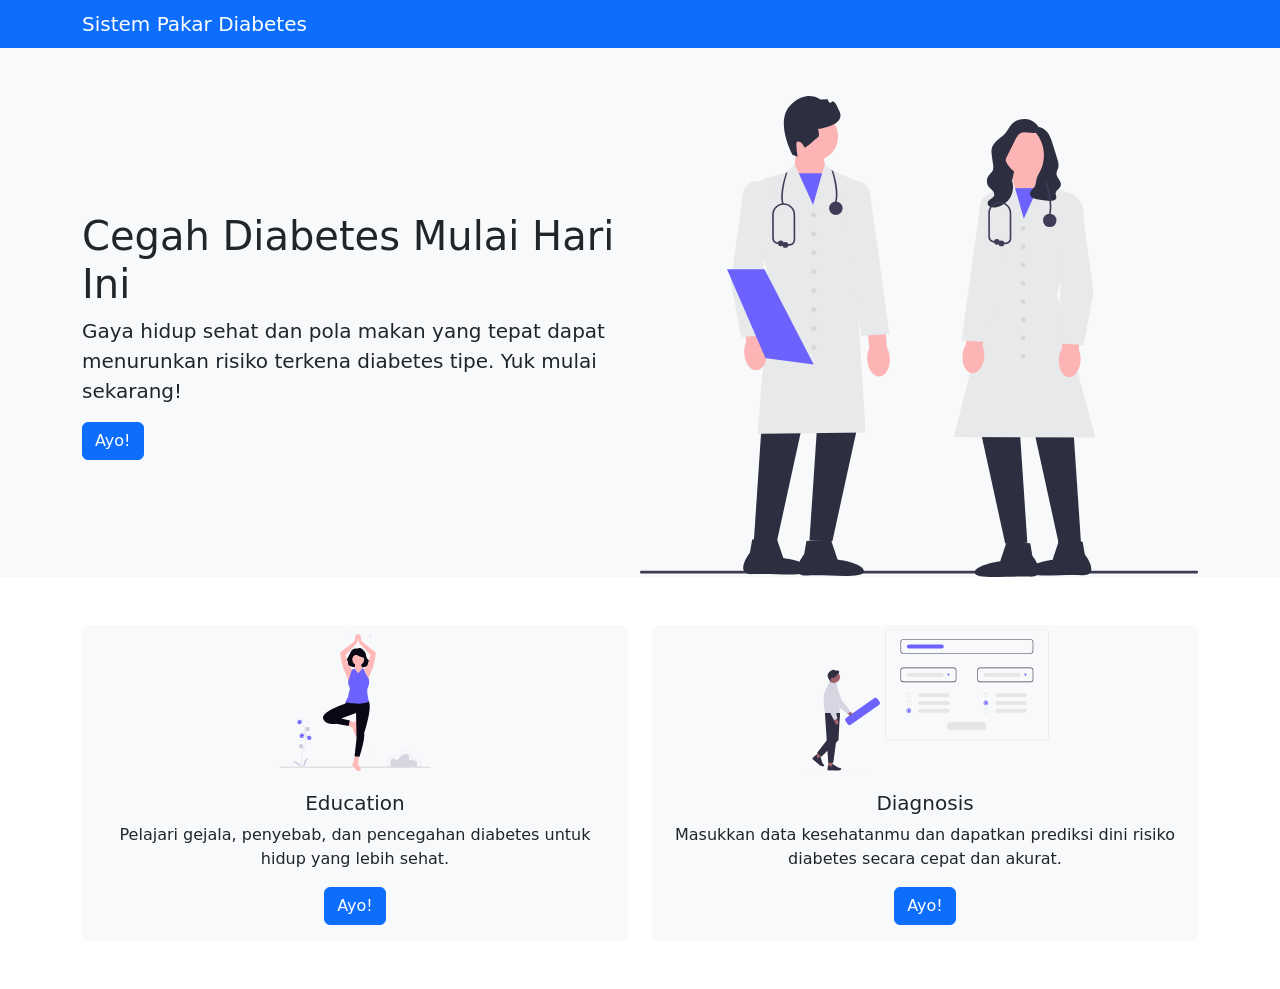
<file: sistempakar/pakar_diabetes/index.html>
<!DOCTYPE html>
<html lang="en">
<head>
    <meta charset="UTF-8">
    <meta name="viewport" content="width=device-width, initial-scale=1.0">
    <link href="https://cdn.jsdelivr.net/npm/bootstrap@5.3.6/dist/css/bootstrap.min.css" rel="stylesheet" integrity="sha384-4Q6Gf2aSP4eDXB8Miphtr37CMZZQ5oXLH2yaXMJ2w8e2ZtHTl7GptT4jmndRuHDT" crossorigin="anonymous">
    <link rel="stylesheet" href="index.css">
    <title>Rumah Sakit</title>
</head>
<body>
    <nav class="navbar navbar-expand-lg bg-primary navbar-dark fixed-top py-1">
        <div class="container">
            <a href="#" class="navbar-brand">Sistem Pakar Diabetes</a>

            <button
                class="navbar-toggler"
                type="button"
                data-bs-toggle="collapse"
                data-bs-target="#navmenu">

                <span class="navbar-toggler-icon"></span>
            </button>

            <!-- <div class="collapse navbar-collapse" id="navmenu">
                <ul class="navbar-nav ms-auto">
                    <li class="nav-item">
                        <a href="" class="nav-link">Services</a>
                    </li>
                    <li class="nav-item">
                        <a href="" class="nav-link">About</a>
                    </li>
                    <li class="nav-item">
                        <a href="" class="nav-link">Contact Us</a>
                    </li>
                </ul>
            </div> -->
        </div>
    </nav>




    <!-- header -->
    <section class="header bg-light text-dark text-center text-sm-start pt-5 pb-5 pb-lg-0 mt-5">
        <div class="container">
            <div class="d-flex align-items-center">
                <div>
                    <h1>Cegah Diabetes Mulai Hari Ini</h1>
                    <p class="lead">Gaya hidup sehat dan pola makan yang tepat dapat menurunkan risiko terkena diabetes tipe. Yuk mulai sekarang!</p>
                    <a href="kuisioner.html" class="btn btn-primary">Ayo!</a>
                    
                    <!-- <button
                    class="btn btn-primary btn-lg"
                    >
                    Ayo Cek!
                    </button> -->

                </div>

                <img class="img-fluid w-50 d-none d-sm-block"
                src="gambar/undraw_doctors_djoj (1).svg" alt="header">
            </div>
        </div>
    </section>

    <!-- services -->
     <section class="p-5 " id="services">
        <div class="container">
            <div class="row text-center">
                <div class="col-md">
                    <div class="card bg-light text-dark border-0">
                        <img src="gambar/undraw_yoga_i399.svg" class="p-1 card-img-top" alt="...">
                            <div class="card-body">
                                <h5 class="card-title">Education</h5>
                                <p class="card-text">Pelajari gejala, penyebab, dan pencegahan diabetes untuk hidup yang  lebih sehat.</p>
                                <a href="education.html" class="btn btn-primary">Ayo!</a>
                                
                            </div>
                    </div>
                </div>
                
                <div class="col-md">
                     <div class="card bg-light text-dark border-0">
                        <img src="gambar/undraw_complete-form_aarh.svg" class="p-1 card-img-top" alt="...">
                            <div class="card-body">
                                <h5 class="card-title">Diagnosis</h5>
                                <p class="card-text">Masukkan data kesehatanmu dan dapatkan prediksi dini risiko diabetes secara cepat dan akurat.</p>
                                <a href="kuisioner.html" class="btn btn-primary">Ayo!</a>

                            </div>
                    </div>
                </div>
                
            </div>
        </div>
     </section>




    <script src="https://cdn.jsdelivr.net/npm/bootstrap@5.3.6/dist/js/bootstrap.bundle.min.js" integrity="sha384-j1CDi7MgGQ12Z7Qab0qlWQ/Qqz24Gc6BM0thvEMVjHnfYGF0rmFCozFSxQBxwHKO" crossorigin="anonymous"></script>
</body>
</html>
</file>
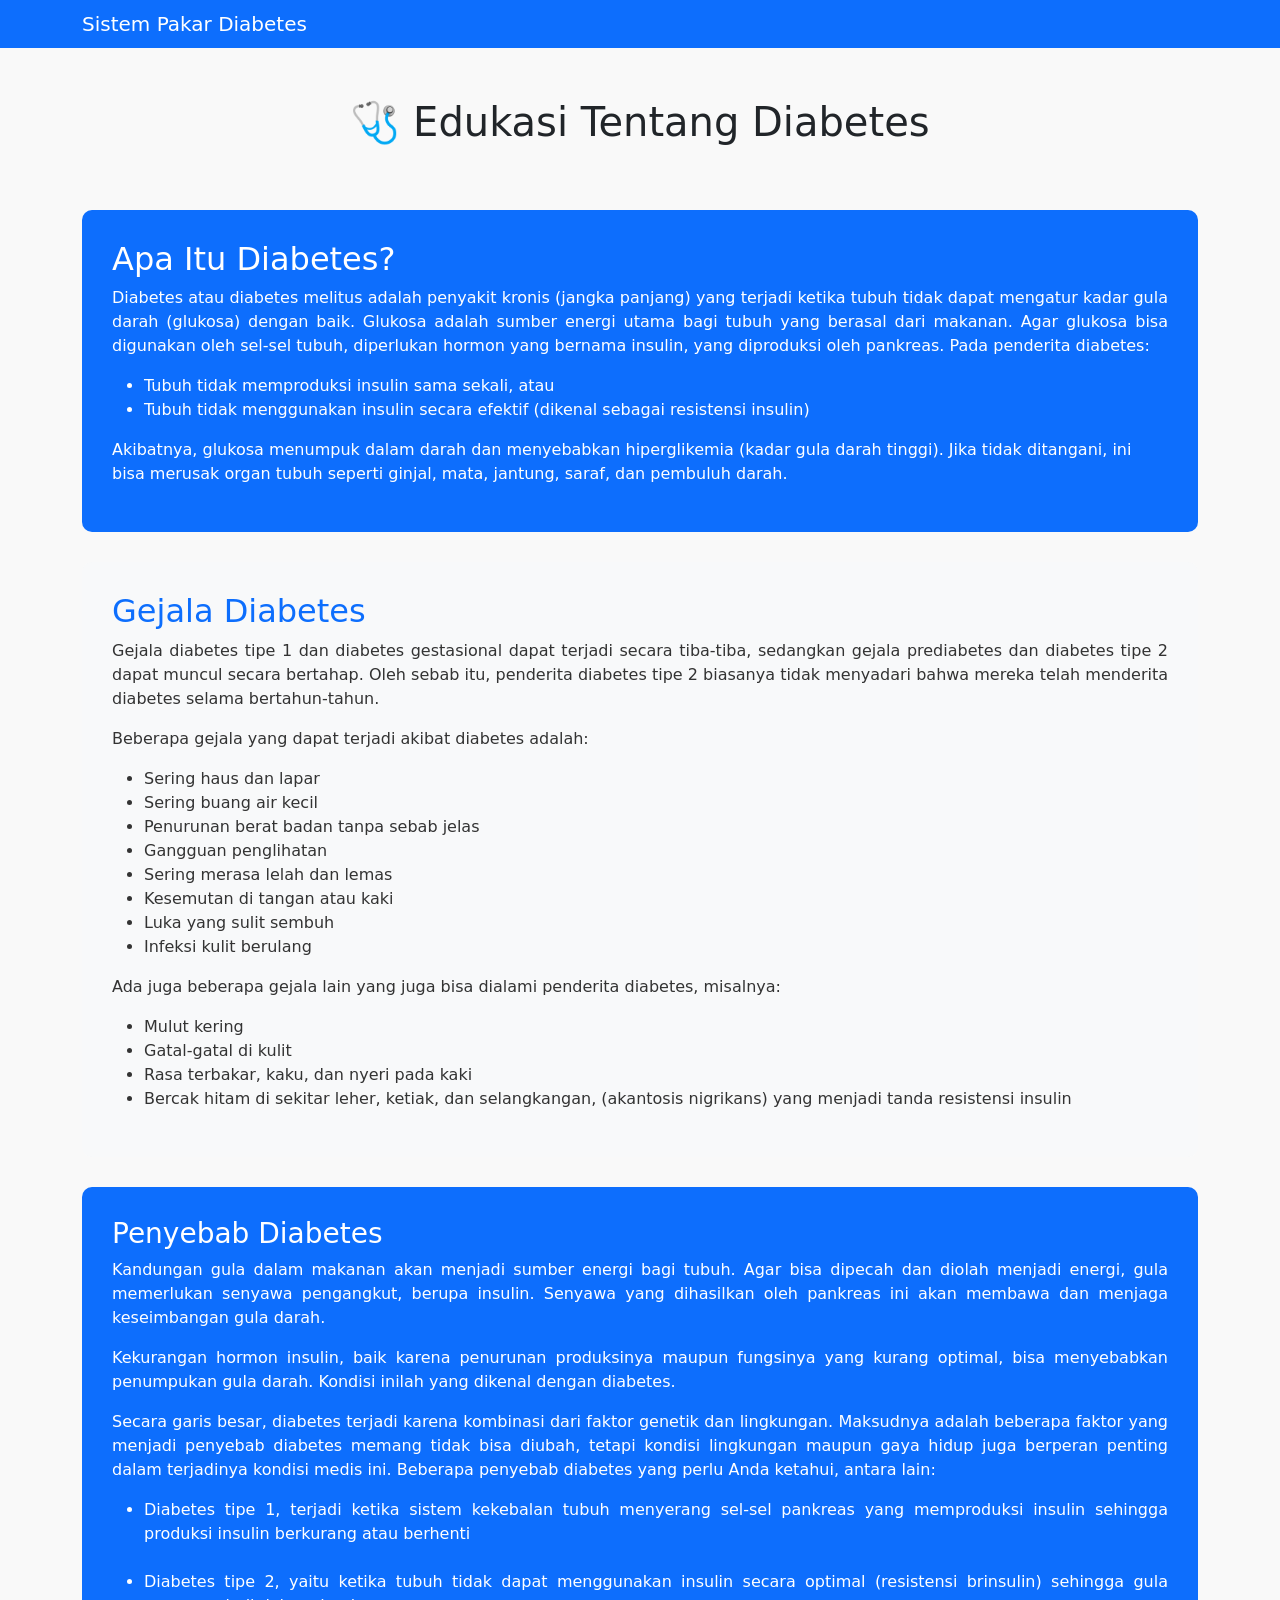
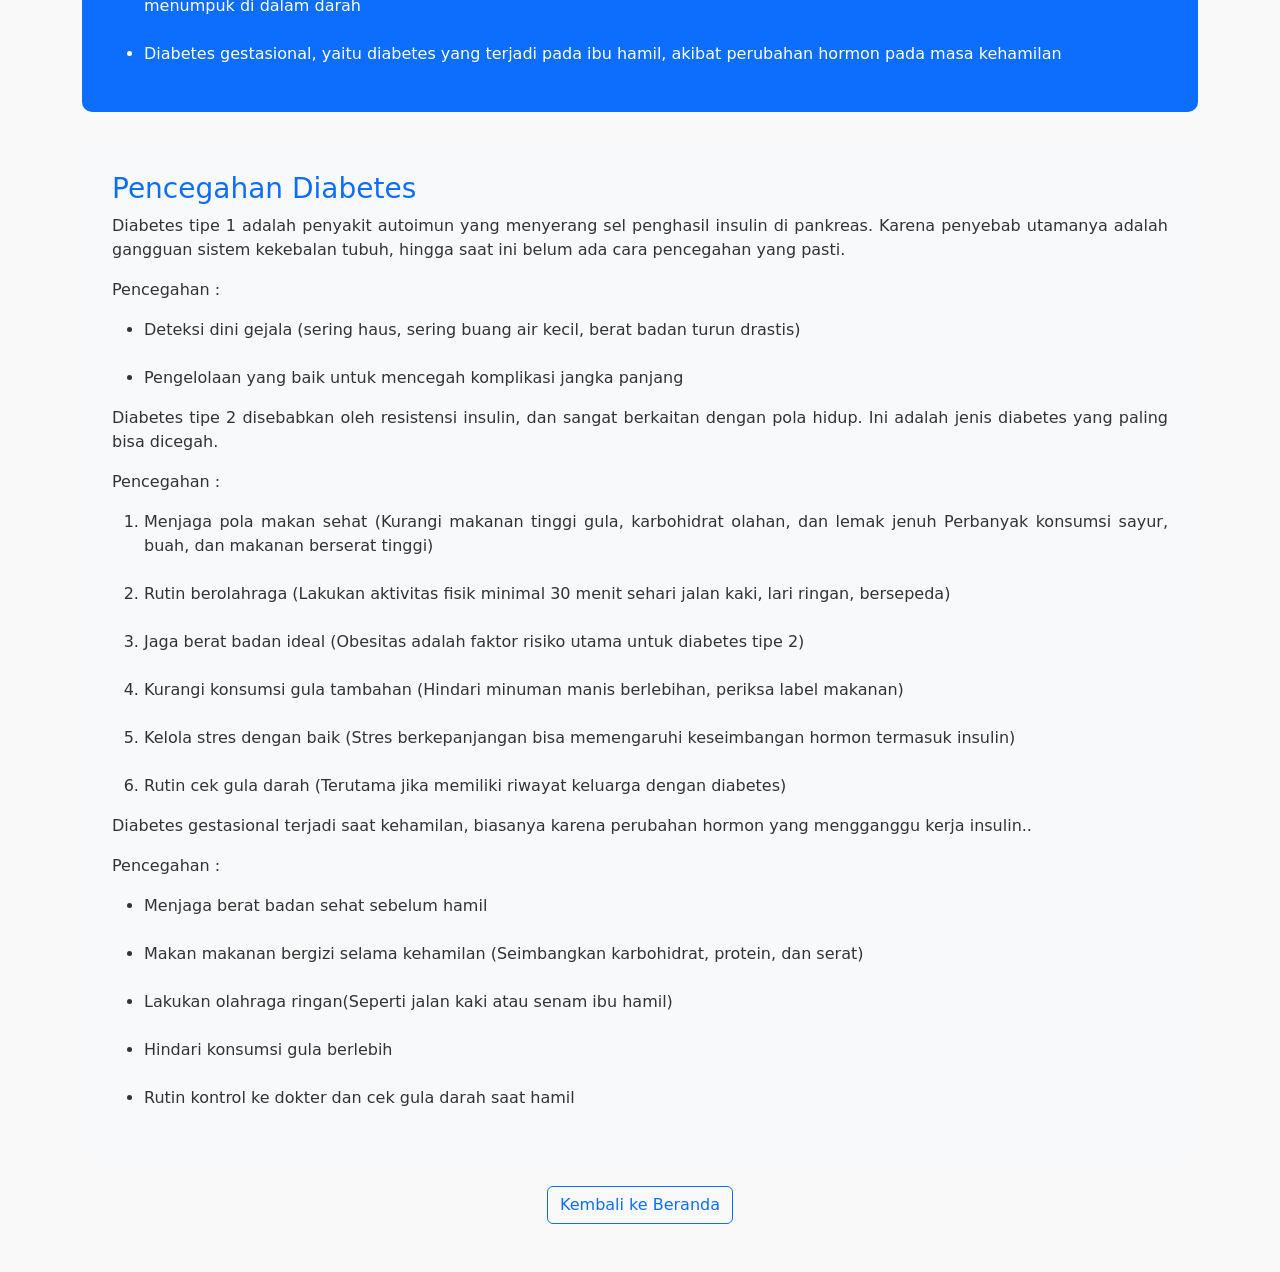
<file: sistempakar/pakar_diabetes/education.html>
<!DOCTYPE html>
<html lang="id">
<head>
  <meta charset="UTF-8">
  <title>Edukasi Diabetes</title>
  <link href="https://cdn.jsdelivr.net/npm/bootstrap@5.3.6/dist/css/bootstrap.min.css" rel="stylesheet">
  <style>
  body { background-color: #f9f9f9; }
  .section-title { margin-top: 40px; }
  p, ul, ol { text-align: justify; }
  
  /* Styling untuk section berselang-seling */
  .section-blue {
    background-color: #0d6efd; /* Warna biru Bootstrap primary */
    color: white;
    padding: 30px;
    border-radius: 10px;
    margin-bottom: 30px;
  }
  
  .section-gray {
    background-color: #f8f9fa; /* Warna putih keabu-abuan */
    color: #333;
    padding: 30px;
    border-radius: 10px;
    margin-bottom: 30px;
  }
  
  /* Styling untuk judul di section biru */
  .section-blue h2, 
  .section-blue h3 {
    color: white;
    margin-top: 0;
  }
  
  /* Styling untuk judul di section abu-abu */
  .section-gray h2, 
  .section-gray h3 {
    color: #0d6efd;
    margin-top: 0;
  }
  
  /* Styling untuk list di section biru */
  .section-blue ul li,
  .section-blue ol li {
    color: white;
  }

  div h1 {
    padding-top: 50px;
    padding-bottom: 40px;
  }
</style>
</head>
<body>
  <nav class="navbar navbar-expand-lg bg-primary navbar-dark fixed-top py-1">
        <div class="container">
            <a href="#" class="navbar-brand">Sistem Pakar Diabetes</a>
            <!-- <div class="collapse navbar-collapse" id="navmenu">
                <ul class="navbar-nav ms-auto">
                    <li class="nav-item">
                        <a href="" class="nav-link">Services</a>
                    </li>
                    <li class="nav-item">
                        <a href="" class="nav-link">About</a>
                    </li>
                    <li class="nav-item">
                        <a href="" class="nav-link">Contact Us</a>
                    </li>
                </ul>
            </div> -->
        </div>
    </nav>
  <div class="container py-5">
    <h1 class="text-center mb-4 ">🩺 Edukasi Tentang Diabetes</h1>

    <!-- Section 1 - Background Biru -->
    <section class="section-blue">
      <h2>Apa Itu Diabetes?</h2>
      <p>Diabetes atau diabetes melitus adalah penyakit kronis (jangka panjang) yang terjadi ketika tubuh tidak dapat mengatur kadar gula darah (glukosa) dengan baik.
      Glukosa adalah sumber energi utama bagi tubuh yang berasal dari makanan. Agar glukosa bisa digunakan oleh sel-sel tubuh, diperlukan hormon yang bernama insulin, yang diproduksi oleh pankreas.
      Pada penderita diabetes:
      <ul>
      <li>Tubuh tidak memproduksi insulin sama sekali, atau</li>

      <li>Tubuh tidak menggunakan insulin secara efektif (dikenal sebagai resistensi insulin)</li>
      </ul>

      Akibatnya, glukosa menumpuk dalam darah dan menyebabkan hiperglikemia (kadar gula darah tinggi). Jika tidak ditangani, ini bisa merusak organ tubuh seperti ginjal, mata, jantung, saraf, dan pembuluh darah.</p>
    </section>

    <!-- Section 2 - Background Abu-abu -->
    <section class="section-gray">
      <h2>Gejala Diabetes</h2>
      <p>Gejala diabetes tipe 1 dan diabetes gestasional dapat terjadi secara tiba-tiba, sedangkan gejala prediabetes dan diabetes tipe 2 dapat muncul secara bertahap. Oleh sebab itu, penderita diabetes tipe 2 biasanya tidak menyadari bahwa mereka telah menderita diabetes selama bertahun-tahun.</p>
      <p>Beberapa gejala yang dapat terjadi akibat diabetes adalah:</p>
      <ul>
        <li> Sering haus dan lapar</li>
        <li> Sering buang air kecil</li>
        <li> Penurunan berat badan tanpa sebab jelas</li>
        <li> Gangguan penglihatan</li>
        <li>Sering merasa lelah dan lemas</li>
        <li> Kesemutan di tangan atau kaki</li>
        <li> Luka yang sulit sembuh</li>
        <li> Infeksi kulit berulang</li>
      </ul>
      <p>Ada juga beberapa gejala lain yang juga bisa dialami penderita diabetes, misalnya:</p>
      <ul>
        <li>Mulut kering</li>
        <li>Gatal-gatal di kulit</li>
        <li>Rasa terbakar, kaku, dan nyeri pada kaki</li>
        <li>Bercak hitam di sekitar leher, ketiak, dan selangkangan, (akantosis nigrikans) yang menjadi tanda resistensi insulin</li>
      </ul>
    </section>

    <!-- Section 3 - Background Biru -->
    <section class="section-blue">
      <h3>Penyebab Diabetes</h3>
      <p>Kandungan gula dalam makanan akan menjadi sumber energi bagi tubuh. Agar bisa dipecah dan diolah menjadi energi, gula memerlukan senyawa pengangkut, berupa insulin. Senyawa yang dihasilkan oleh pankreas ini akan membawa dan menjaga keseimbangan gula darah.</p>

      <p>Kekurangan hormon insulin, baik karena penurunan produksinya maupun fungsinya yang kurang optimal, bisa menyebabkan penumpukan gula darah. Kondisi inilah yang dikenal dengan diabetes.</p>

      <p>Secara garis besar, diabetes terjadi karena kombinasi dari faktor genetik dan lingkungan. Maksudnya adalah beberapa faktor yang menjadi penyebab diabetes memang tidak bisa diubah, tetapi kondisi lingkungan maupun gaya hidup juga berperan penting dalam terjadinya kondisi medis ini. Beberapa penyebab diabetes yang perlu Anda ketahui, antara lain:</p>
      <ul>
        <li>Diabetes tipe 1, terjadi ketika sistem kekebalan tubuh menyerang sel-sel pankreas yang memproduksi insulin sehingga produksi insulin berkurang atau berhenti</li><br>
        <li>Diabetes tipe 2, yaitu ketika tubuh tidak dapat menggunakan insulin secara optimal (resistensi brinsulin) sehingga gula menumpuk di dalam darah</li><br>
        <li>Diabetes gestasional, yaitu diabetes yang terjadi pada ibu hamil, akibat perubahan hormon pada masa kehamilan
      </ul>
    </section>

    <!-- Section 4 - Background Abu-abu -->
    <section class="section-gray">
      <h3>Pencegahan Diabetes</h3>
      <p>Diabetes tipe 1 adalah penyakit autoimun yang menyerang sel penghasil insulin di pankreas. Karena penyebab utamanya adalah gangguan sistem kekebalan tubuh, hingga saat ini belum ada cara pencegahan yang pasti.</p>
      <p>Pencegahan :</p>
      <ul>
        <li>Deteksi dini gejala (sering haus, sering buang air kecil, berat badan turun drastis)</li><br>
        <li>Pengelolaan yang baik untuk mencegah komplikasi jangka panjang</li>
      </ul>
      <p>Diabetes tipe 2 disebabkan oleh resistensi insulin, dan sangat berkaitan dengan pola hidup. Ini adalah jenis diabetes yang paling bisa dicegah.</p>
      <p>Pencegahan :</p>
      <ol>
        <li>Menjaga pola makan sehat (Kurangi makanan tinggi gula, karbohidrat olahan, dan lemak jenuh Perbanyak konsumsi sayur, buah, dan makanan berserat tinggi)</li><br>
        <li>Rutin berolahraga (Lakukan aktivitas fisik minimal 30 menit sehari jalan kaki, lari ringan, bersepeda)</li><br>
        <li>Jaga berat badan ideal (Obesitas adalah faktor risiko utama untuk diabetes tipe 2)</li><br>
        <li>Kurangi konsumsi gula tambahan (Hindari minuman manis berlebihan, periksa label makanan)</li><br>
        <li>Kelola stres dengan baik (Stres berkepanjangan bisa memengaruhi keseimbangan hormon termasuk insulin)</li><br>
        <li>Rutin cek gula darah (Terutama jika memiliki riwayat keluarga dengan diabetes)</li>
      </ol>
      <p>Diabetes gestasional terjadi saat kehamilan, biasanya karena perubahan hormon yang mengganggu kerja insulin..</p>
      <p>Pencegahan :</p>
      <ul>
        <li>Menjaga berat badan sehat sebelum hamil</li><br>
        <li>Makan makanan bergizi selama kehamilan (Seimbangkan karbohidrat, protein, dan serat)</li><br>
        <li>Lakukan olahraga ringan(Seperti jalan kaki atau senam ibu hamil)</li><br>
        <li>Hindari konsumsi gula berlebih</li><br>
        <li>Rutin kontrol ke dokter dan cek gula darah saat hamil</li>
      </ul>
    </section>

    <div class="text-center">
      <a href="index.html" class="btn btn-outline-primary"> Kembali ke Beranda</a>
    </div>
  </div>
</body>
</html>
</file>
<file: sistempakar/pakar_diabetes/index.css>
.header{
    margin-top: 60px;
}

#services img{
    height: 150px;
}
</file>
